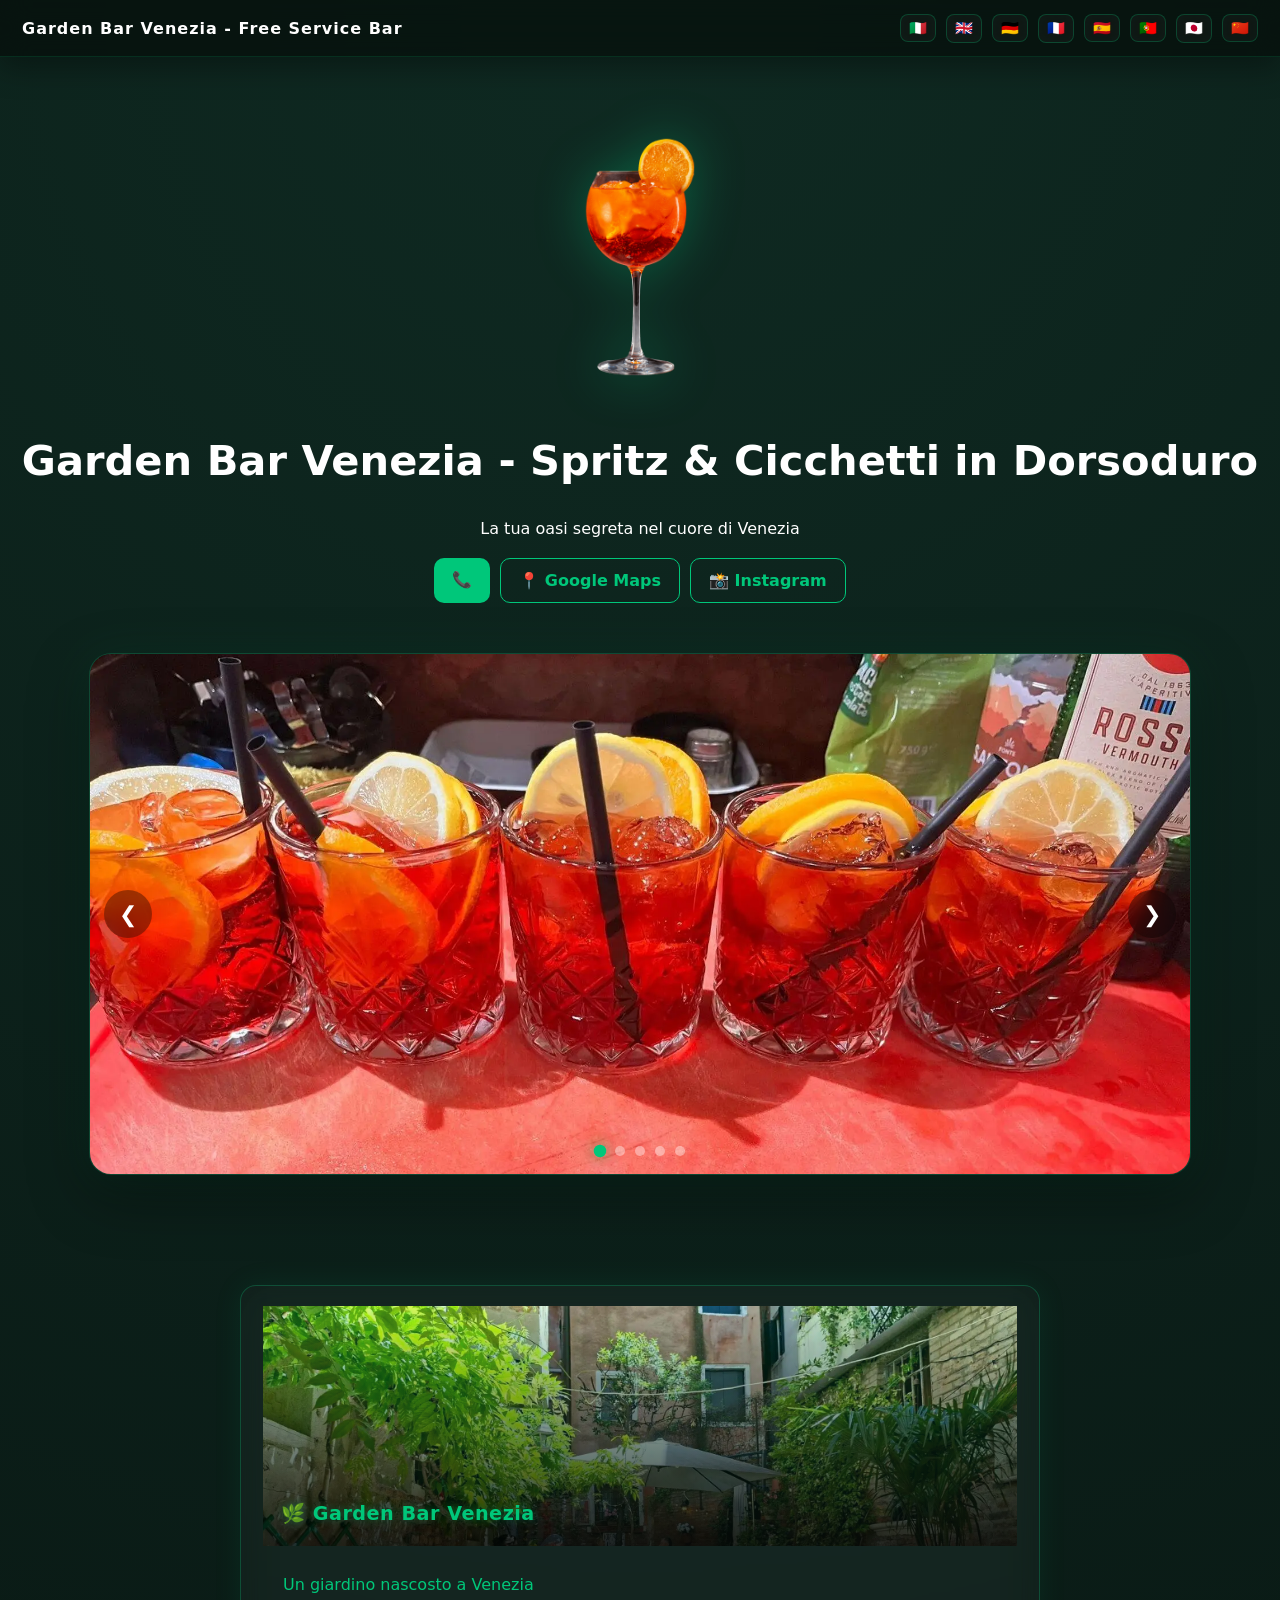
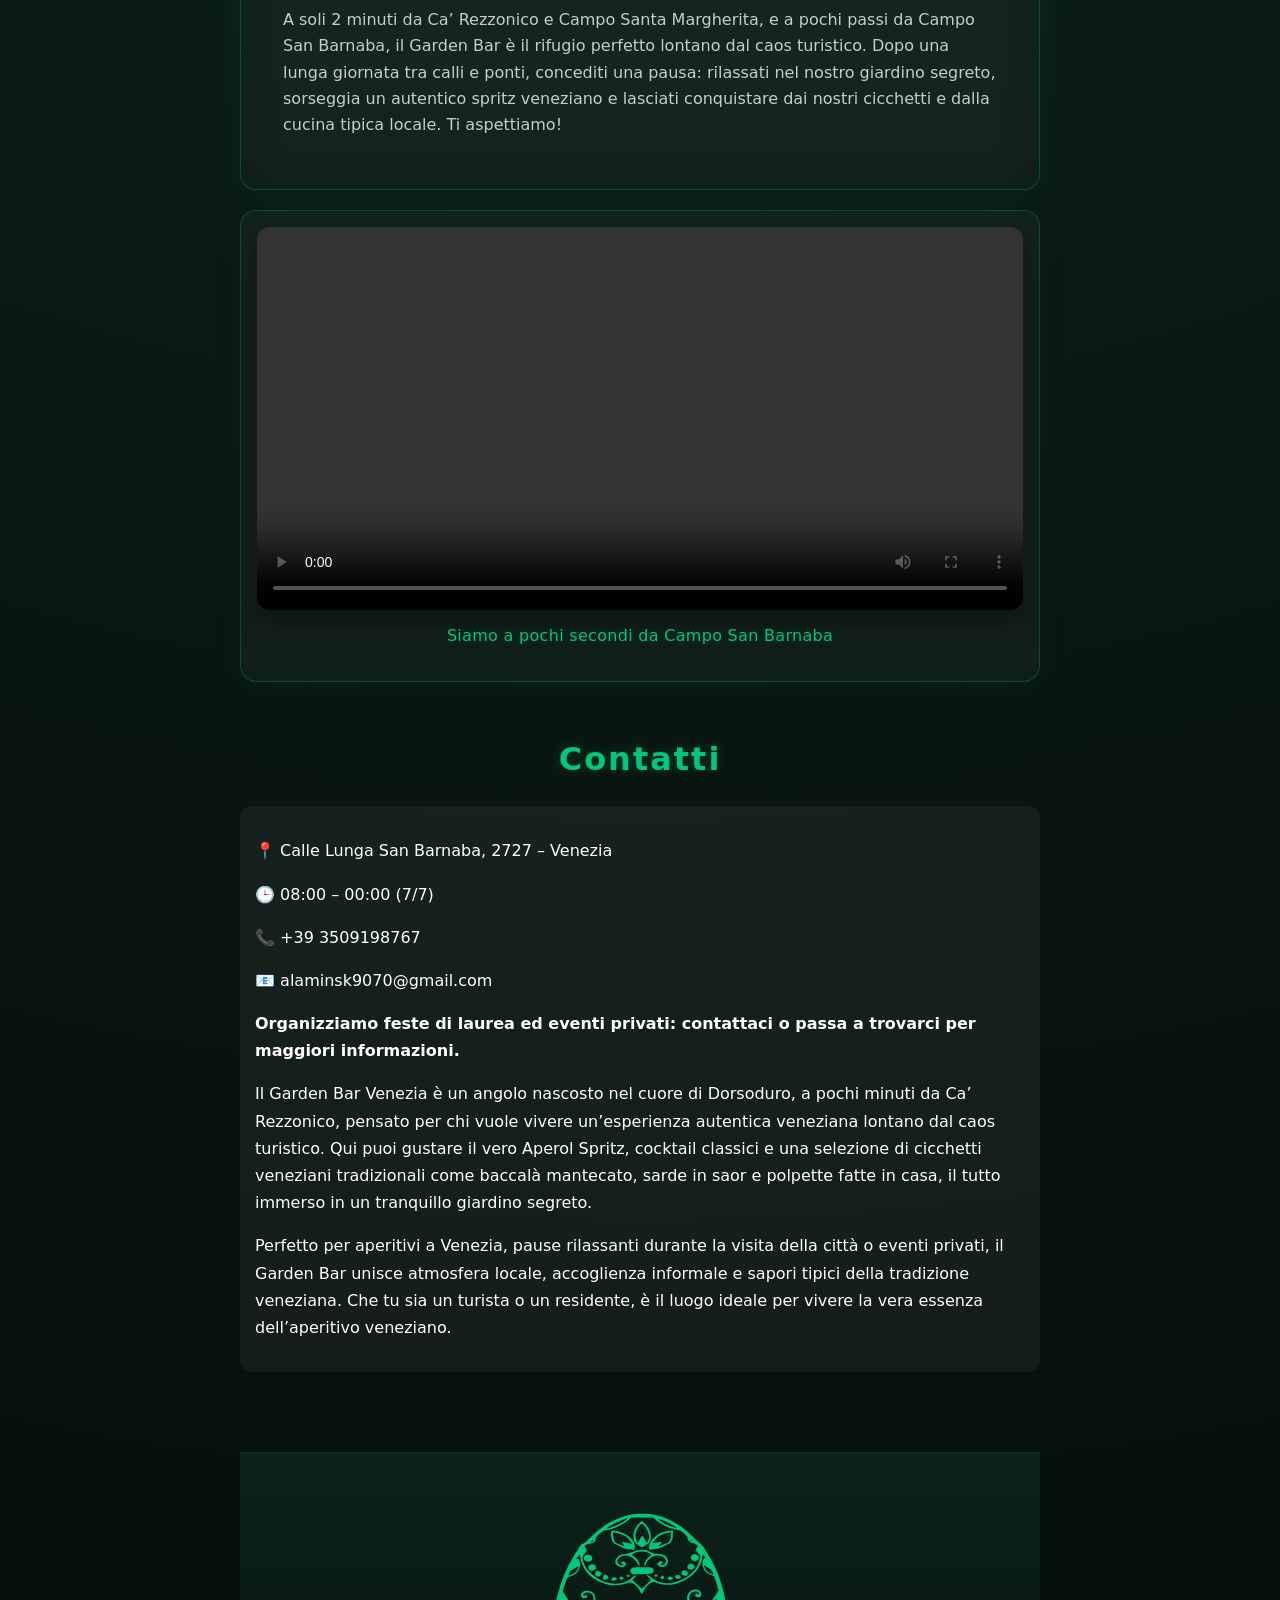
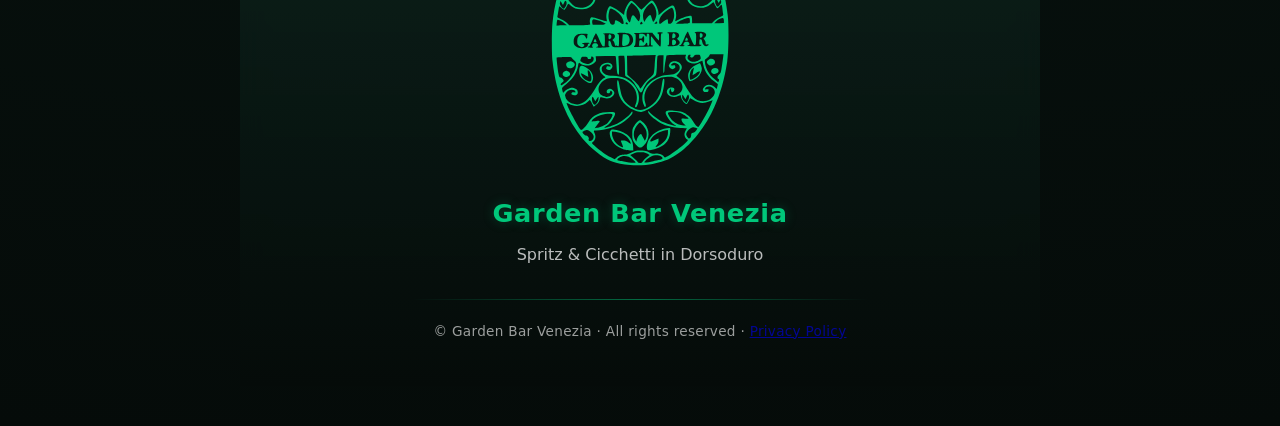
<file: index.html>
<!DOCTYPE html>
<html lang="it">
<head>
<meta charset="UTF-8" />
<meta name="viewport" content="width=device-width, initial-scale=1" />

<title>Garden Bar Venezia | Oasi segreta vicino Ca’ Rezzonico</title>

<meta name="description" content="Garden Bar Venezia: giardino segreto a 2 minuti da Ca’ Rezzonico e Campo Santa Margherita. Spritz veneziano, cicchetti e relax lontano dal caos turistico." />

<!-- CANONICAL -->
<link rel="canonical" href="https://gardenbarvenezia.pages.dev/" />

<!-- STYLES -->
<link rel="stylesheet" href="styles.css" />

<link rel="preload" as="image" href="garden-bar-venezia.png">

<link rel="icon" type="image/png" href="/favicon-96x96.png" sizes="96x96" />
<link rel="icon" type="image/svg+xml" href="/favicon.svg" />
<link rel="shortcut icon" href="/favicon.ico" />
<link rel="apple-touch-icon" sizes="180x180" href="/apple-touch-icon.png" />

<!-- OPEN GRAPH -->
<meta property="og:type" content="website" />
<meta property="og:site_name" content="Garden Bar Venezia" />
<meta property="og:title" content="Garden Bar Venezia | Spritz & Cicchetti in a Relaxing Secret Garden" />
<meta property="og:description" content="Oasi segreta a Venezia vicino Ca’ Rezzonico. Spritz, cicchetti e relax nel cuore autentico della città." />
<meta property="og:url" content="https://gardenbarvenezia.pages.dev/" />
<meta property="og:image" content="https://gardenbarvenezia.pages.dev/open-garden.jpg" />
<meta property="og:image:alt" content="Garden Bar Venezia giardino segreto" />

<!-- TWITTER CARD -->
<meta name="twitter:card" content="summary_large_image" />
<meta name="twitter:title" content="Garden Bar Venezia | Spritz & Giardino segreto" />
<meta name="twitter:description" content="Oasi segreta a Venezia vicino Ca’ Rezzonico. Spritz e cicchetti in giardino." />
<meta name="twitter:image" content="https://gardenbarvenezia.pages.dev/open-garden.jpg" />

<!-- SEO STRUTTURATO -->
<script type="application/ld+json">
{
  "@context": "https://schema.org",
  "@type": ["Restaurant", "Bar"],
  "name": "Garden Bar Venezia",
  "image": "https://gardenbarvenezia.pages.dev/garden-bar-venezia.png",
  "url": "https://gardenbarvenezia.pages.dev/",
  "telephone": "+393509198767",
  "email": "alaminsk9070@gmail.com",

  "address": {
    "@type": "PostalAddress",
    "streetAddress": "C. Lunga S. Barnaba, 2727",
    "addressLocality": "Venezia",
    "postalCode": "30123",
    "addressCountry": "IT"
  },

  "geo": {
    "@type": "GeoCoordinates",
    "latitude": 45.434868182354215,
    "longitude": 12.323827602569848
  },

  "priceRange": "€",

  "servesCuisine": [
    "Italian",
    "Venetian",
    "Cicchetti",
    "Cocktails"
  ],

  "openingHoursSpecification": [
    {
      "@type": "OpeningHoursSpecification",
      "dayOfWeek": [
        "Monday","Tuesday","Wednesday","Thursday","Friday","Saturday","Sunday"
      ],
      "opens": "08:00",
      "closes": "00:00"
    }
  ],

  "sameAs": [
    "https://www.instagram.com/gardenbarvenice/"
  ]
}
</script>
<script type="application/ld+json">
{
  "@context": "https://schema.org",
  "@type": "FAQPage",
  "mainEntity": [
    {
      "@type": "Question",
      "name": "A che ora è aperto il Garden Bar Venezia?",
      "acceptedAnswer": {
        "@type": "Answer",
        "text": "Aperto tutti i giorni dalle 08:00 alle 00:00."
      }
    },
    {
      "@type": "Question",
      "name": "Dove si trova il Garden Bar Venezia?",
      "acceptedAnswer": {
        "@type": "Answer",
        "text": "Bar con giardino a Dorsoduro, vicino a Ca’ Rezzonico nel centro storico di Venezia."
      }
    },
    {
      "@type": "Question",
      "name": "Il Garden Bar Venezia è turistico?",
      "acceptedAnswer": {
        "@type": "Answer",
        "text": "È un autentico bar veneziano con giardino segreto, lontano dal caos turistico."
      }
    },
    {
      "@type": "Question",
      "name": "Che spritz servite?",
      "acceptedAnswer": {
        "@type": "Answer",
        "text": "Serviamo il vero Aperol Spritz e le sue varianti più popolari."
      }
    },
    {
      "@type": "Question",
      "name": "Che cicchetti offrite?",
      "acceptedAnswer": {
        "@type": "Answer",
        "text": "Offriamo cicchetti veneziani autentici come baccalà mantecato, sarde in saor e polpette."
      }
    }
  ]
}
</script>
</head>

<body>

<header class="header"> <div class="logo">Garden Bar Venezia - Free Service Bar</div> <div class="lang"> <button onclick="setLang('it')">🇮🇹</button> <button onclick="setLang('en')">🇬🇧</button> <button onclick="setLang('de')">🇩🇪</button> <button onclick="setLang('fr')">🇫🇷</button> <button onclick="setLang('es')">🇪🇸</button> <button onclick="setLang('pt')">🇵🇹</button> <button onclick="setLang('ja')">🇯🇵</button> <button onclick="setLang('zh')">🇨🇳</button> </div> </header>

<section class="hero">
<img src="garden-bar-venezia.png"
     class="hero-img"
     alt="Garden Bar Venezia" />

  <h1>Garden Bar Venezia - Spritz & Cicchetti in Dorsoduro</h1>
  <p data-i18n="subtitle"></p>

  <div class="cta-row">
  <a class="cta" href="tel:+393509198767">📞</a>

  <a class="cta ghost" target="_blank"
     href="https://maps.app.goo.gl/o7RC9PUuXXfcmrhT7">
    📍 Google Maps
  </a>

  <a class="cta ghost" target="_blank"
     href="https://www.instagram.com/gardenbarvenice/">
    📸 Instagram
  </a>
</div>

</section>

<!-- SLIDER -->
<section class="slider-section">

  <div class="slider">

    <div class="slides">

      <div class="slide active">
        <img src="spritz-aperol.webp" loading="lazy" alt="Aperol Spritz">
      </div>

      <div class="slide">
        <img src="cicchetti-veneziani.webp" loading="lazy" alt="Cicchetti veneziani" />
      </div>

      <div class="slide">
        <img src="dolci-tipici-venezia.webp" loading="lazy" alt="Dolci tipici veneziani" />
      </div>

      <div class="slide">
        <img src="cucina-tipica-venezia.webp" loading="lazy" alt="Cucina tipica veneziana" />
      </div>

      <div class="slide">
        <img src="locali-tipici-venezia.webp" loading="lazy" alt="Locali tipici Venezia" />
      </div>

    </div>

    <!-- FRECCE -->
    <button class="slider-btn prev">❮</button>
    <button class="slider-btn next">❯</button>

    <!-- DOTS -->
    <div class="dots">
      <span class="dot active"></span>
      <span class="dot"></span>
      <span class="dot"></span>
      <span class="dot"></span>
      <span class="dot"></span>
    </div>

  </div>

</section>

<section class="content">

<div class="lang-box">

  <div class="garden-media">
    <img src="garden-bar-venezia.webp" loading="lazy" alt="Garden Bar Venezia giardino segreto" />
    <div class="garden-overlay"></div>
    <h3>🌿 Garden Bar Venezia</h3>
  </div>

  <div class="garden-text">
    <p data-i18n="seo_title"></p>
    <p data-i18n="seo_text"></p>
  </div>

</div>

<div class="video-box">

<video class="video-arrival" controls playsinline preload="metadata">
  <source src="garden-bar-venezia.mp4" type="video/mp4" />
  Il tuo browser non supporta il video.
</video>

  <p class="video-text" data-i18n="video_text"></p>

</div>

<h2 class="contact-title" data-i18n="contacts"></h2>

<div class="info">
  <p>📍 Calle Lunga San Barnaba, 2727 – Venezia</p>

  <p>🕒 08:00 – 00:00 (7/7)</p>

  <p>📞 +39 3509198767</p>

  <p>📧 alaminsk9070@gmail.com </p>

  <p><strong>Organizziamo feste di laurea ed eventi privati: contattaci o passa a trovarci per maggiori informazioni.</strong></p>
<p>
Il Garden Bar Venezia è un angolo nascosto nel cuore di Dorsoduro, a pochi minuti da Ca’ Rezzonico, pensato per chi vuole vivere un’esperienza autentica veneziana lontano dal caos turistico. Qui puoi gustare il vero Aperol Spritz, cocktail classici e una selezione di cicchetti veneziani tradizionali come baccalà mantecato, sarde in saor e polpette fatte in casa, il tutto immerso in un tranquillo giardino segreto.
</p>

<p>
Perfetto per aperitivi a Venezia, pause rilassanti durante la visita della città o eventi privati, il Garden Bar unisce atmosfera locale, accoglienza informale e sapori tipici della tradizione veneziana. Che tu sia un turista o un residente, è il luogo ideale per vivere la vera essenza dell’aperitivo veneziano.
</p>
</div>

<footer class="footer">
  <div class="footer-inner">

    <div class="footer-logo">
      <img src="logo-garden-bar-venezia.svg" loading="lazy" alt="Garden Bar Venezia Logo">
    </div>

    <div class="footer-text">
      <h2>Garden Bar Venezia</h2>
      <p>Spritz & Cicchetti in Dorsoduro</p>
    </div>

    <div class="footer-line"></div>

    <div class="footer-bottom">
      <p>
        © Garden Bar Venezia · All rights reserved ·
        <a href="https://gardenbarvenezia.pages.dev/privacy.html">
          Privacy Policy
        </a>
      </p>
    </div>

  </div>
</footer>

</section>

<script src="script.js" defer></script>
</body>
</html>
</file>
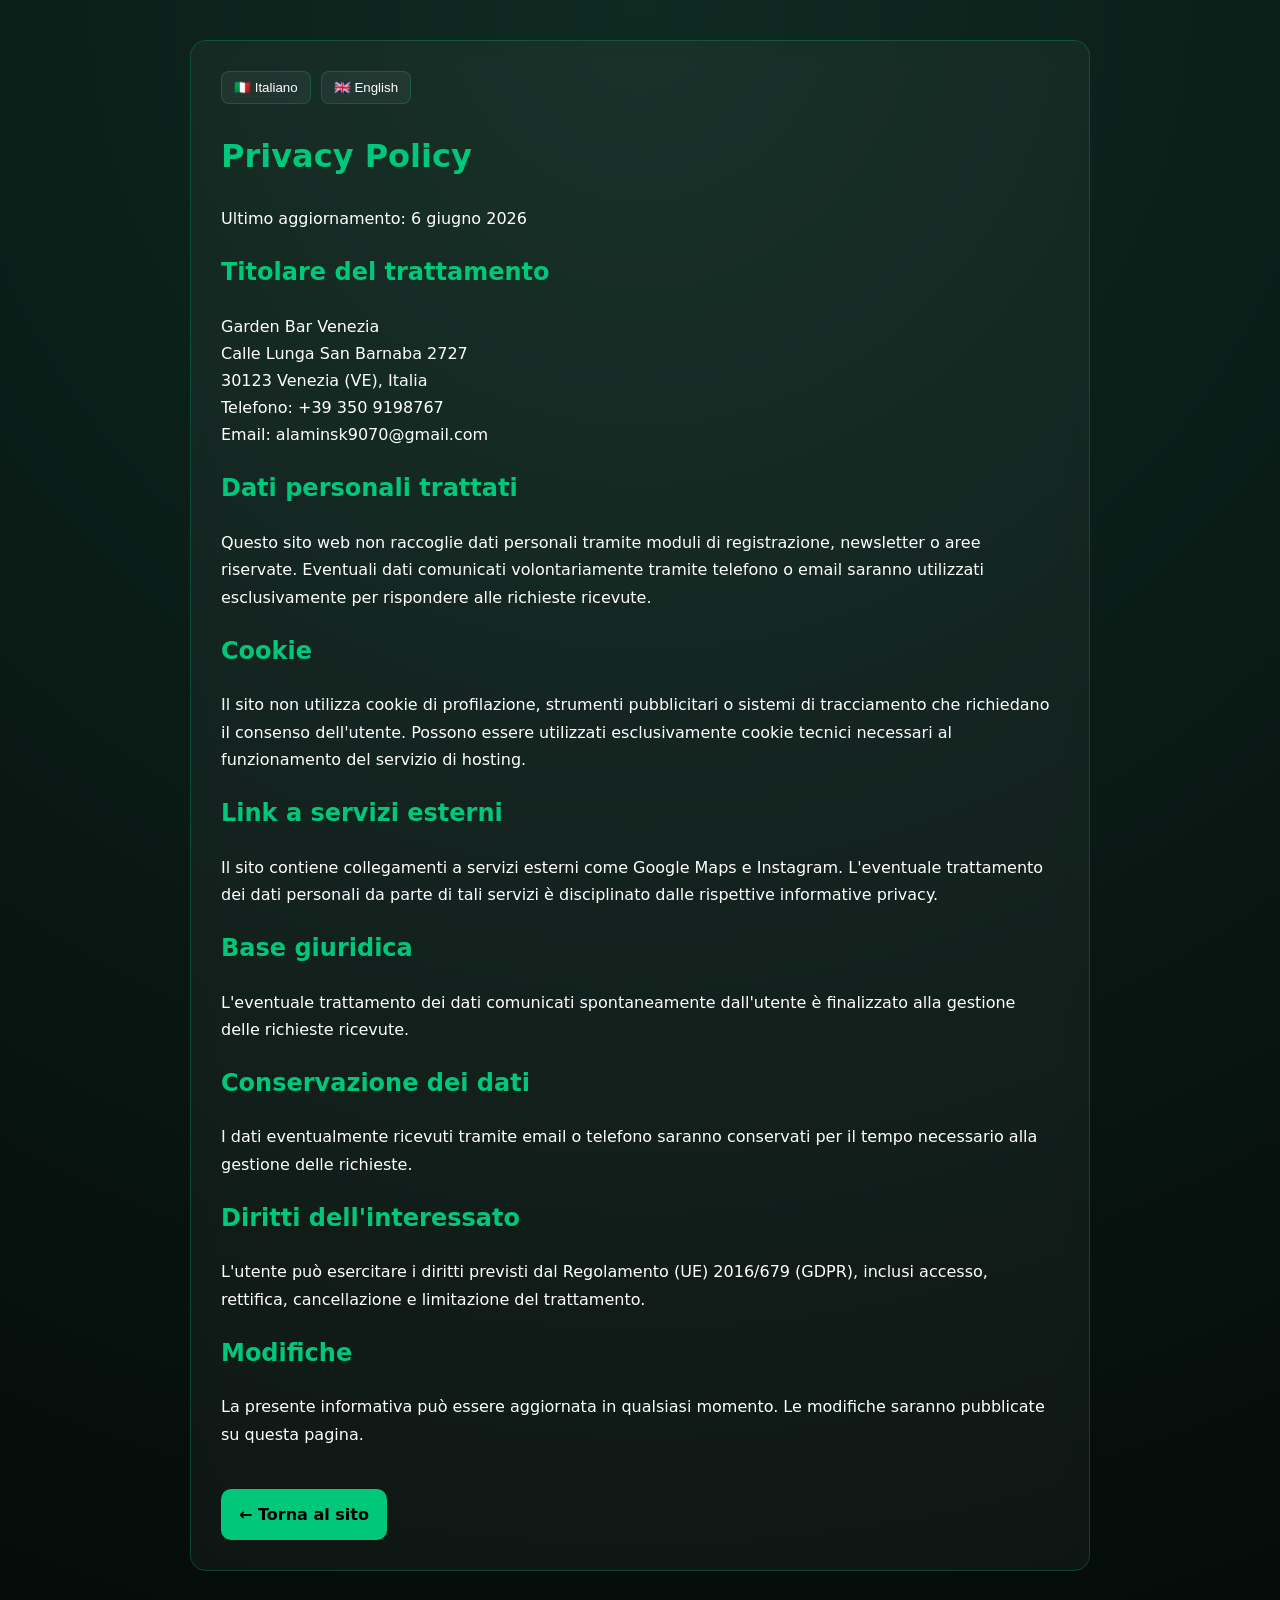
<file: privacy.html>
<!DOCTYPE html>
<html lang="it">
<head>
<meta charset="UTF-8">
<meta name="viewport" content="width=device-width, initial-scale=1">

<title>Privacy Policy | Garden Bar Venezia</title>

<meta name="description" content="Privacy Policy di Garden Bar Venezia">
<link rel="canonical" href="https://gardenbarvenezia.pages.dev/privacy.html">

<style>
body{
  margin:0;
  font-family:system-ui,sans-serif;
  background:radial-gradient(circle at top,#0f2a22,#050b09);
  color:white;
  line-height:1.7;
}

.container{
  max-width:900px;
  margin:auto;
  padding:40px 20px;
}

.card{
  background:rgba(255,255,255,.04);
  border:1px solid rgba(0,199,122,.25);
  border-radius:16px;
  padding:30px;
  backdrop-filter:blur(10px);
}

h1,h2{
  color:#00c77a;
}

.lang{
  display:flex;
  gap:10px;
  margin-bottom:25px;
}

.lang button{
  background:rgba(255,255,255,.05);
  border:1px solid rgba(0,199,122,.25);
  color:white;
  padding:8px 12px;
  border-radius:8px;
  cursor:pointer;
}

.lang button:hover{
  border-color:#00c77a;
}

a{
  color:#00c77a;
  text-decoration:none;
}

.back{
  display:inline-block;
  margin-top:25px;
  background:#00c77a;
  color:black;
  padding:12px 18px;
  border-radius:10px;
  font-weight:600;
}
</style>
</head>
<body>

<div class="container">

<div class="card">

<div class="lang">
  <button onclick="setLang('it')">🇮🇹 Italiano</button>
  <button onclick="setLang('en')">🇬🇧 English</button>
</div>

<h1 data-i18n="title"></h1>

<p data-i18n="updated"></p>

<h2 data-i18n="owner_title"></h2>
<p data-i18n="owner_text"></p>

<h2 data-i18n="data_title"></h2>
<p data-i18n="data_text"></p>

<h2 data-i18n="cookie_title"></h2>
<p data-i18n="cookie_text"></p>

<h2 data-i18n="external_title"></h2>
<p data-i18n="external_text"></p>

<h2 data-i18n="legal_title"></h2>
<p data-i18n="legal_text"></p>

<h2 data-i18n="storage_title"></h2>
<p data-i18n="storage_text"></p>

<h2 data-i18n="rights_title"></h2>
<p data-i18n="rights_text"></p>

<h2 data-i18n="changes_title"></h2>
<p data-i18n="changes_text"></p>

<a class="back" href="/" data-i18n="back"></a>

</div>
</div>

<script>
const translations = {

it: {

title: "Privacy Policy",

updated: "Ultimo aggiornamento: 6 giugno 2026",

owner_title: "Titolare del trattamento",

owner_text:
`Garden Bar Venezia
Calle Lunga San Barnaba 2727
30123 Venezia (VE), Italia
Telefono: +39 350 9198767
Email: alaminsk9070@gmail.com`,

data_title: "Dati personali trattati",

data_text:
`Questo sito web non raccoglie dati personali tramite moduli di registrazione, newsletter o aree riservate. Eventuali dati comunicati volontariamente tramite telefono o email saranno utilizzati esclusivamente per rispondere alle richieste ricevute.`,

cookie_title: "Cookie",

cookie_text:
`Il sito non utilizza cookie di profilazione, strumenti pubblicitari o sistemi di tracciamento che richiedano il consenso dell'utente. Possono essere utilizzati esclusivamente cookie tecnici necessari al funzionamento del servizio di hosting.`,

external_title: "Link a servizi esterni",

external_text:
`Il sito contiene collegamenti a servizi esterni come Google Maps e Instagram. L'eventuale trattamento dei dati personali da parte di tali servizi è disciplinato dalle rispettive informative privacy.`,

legal_title: "Base giuridica",

legal_text:
`L'eventuale trattamento dei dati comunicati spontaneamente dall'utente è finalizzato alla gestione delle richieste ricevute.`,

storage_title: "Conservazione dei dati",

storage_text:
`I dati eventualmente ricevuti tramite email o telefono saranno conservati per il tempo necessario alla gestione delle richieste.`,

rights_title: "Diritti dell'interessato",

rights_text:
`L'utente può esercitare i diritti previsti dal Regolamento (UE) 2016/679 (GDPR), inclusi accesso, rettifica, cancellazione e limitazione del trattamento.`,

changes_title: "Modifiche",

changes_text:
`La presente informativa può essere aggiornata in qualsiasi momento. Le modifiche saranno pubblicate su questa pagina.`,

back: "← Torna al sito"

},

en: {

title: "Privacy Policy",

updated: "Last updated: June 6, 2026",

owner_title: "Data Controller",

owner_text:
`Garden Bar Venezia
Calle Lunga San Barnaba 2727
30123 Venice (VE), Italy
Phone: +39 350 9198767
Email: alaminsk9070@gmail.com`,

data_title: "Personal Data Processed",

data_text:
`This website does not collect personal data through registration forms, newsletters, or restricted areas. Any data voluntarily provided by phone or email will be used solely to respond to user inquiries.`,

cookie_title: "Cookies",

cookie_text:
`This website does not use profiling cookies, advertising tools, or tracking systems that require user consent. Only technical cookies strictly necessary for hosting and website operation may be used.`,

external_title: "External Services",

external_text:
`This website contains links to external services such as Google Maps and Instagram. Any personal data processing carried out by those services is governed by their respective privacy policies.`,

legal_title: "Legal Basis",

legal_text:
`Any processing of data voluntarily provided by users is carried out solely for handling and responding to requests.`,

storage_title: "Data Retention",

storage_text:
`Any data received by email or phone will be retained only for the time necessary to manage the request.`,

rights_title: "User Rights",

rights_text:
`Users may exercise their rights under Regulation (EU) 2016/679 (GDPR), including access, rectification, deletion, and restriction of processing.`,

changes_title: "Changes",

changes_text:
`This Privacy Policy may be updated at any time. Any changes will be published on this page.`,

back: "← Back to website"

}

};

function setLang(lang){
  document.querySelectorAll("[data-i18n]").forEach(el=>{
    const key = el.dataset.i18n;
    el.innerText = translations[lang][key];
  });
}

setLang("it");
</script>

</body>
</html>
</file>
<file: styles.css>
body {
  margin: 0;
  font-family: system-ui, sans-serif;
  background: radial-gradient(circle at top, #0f2a22, #050b09);
  color: white;
}

.header {
  display: flex;
  justify-content: space-between;
  padding: 18px 24px;
  background: rgba(0,0,0,0.4);
  backdrop-filter: blur(10px);
}

.logo {
  font-weight: 700;
  letter-spacing: 1px;
}

.lang button {
  background: none;
  border: 1px solid rgba(255,255,255,0.4);
  color: white;
  padding: 5px 7px;
  margin-left: 4px;
  cursor: pointer;
  border-radius: 6px;
}

.hero {
  text-align: center;
  padding: 80px 20px 40px;
}

.hero-img {
  width: 240px;
  filter: drop-shadow(0 0 25px rgba(0,255,160,0.25));
  margin-bottom: 20px;
}

h1 {
  font-size: 2.6rem;
}

.cta-row {
  margin-top: 20px;
  display: flex;
  justify-content: center;
  gap: 10px;
  flex-wrap: wrap;
}

.cta {
  padding: 12px 18px;
  background: #00c77a;
  color: black;
  font-weight: 600;
  border-radius: 10px;
  text-decoration: none;
}

.cta.ghost {
  background: transparent;
  border: 1px solid #00c77a;
  color: #00c77a;
}

.content {
  max-width: 800px;
  margin: auto;
  padding: 40px 20px;
  line-height: 1.7;
}

.info {
  margin-top: 20px;
  padding: 15px;
  background: rgba(255,255,255,0.05);
  border-radius: 12px;
}

/* LINGUE */
.lang-box {
  max-width: 800px;
  margin: 30px auto 10px;
  padding: 20px 22px;

  background: linear-gradient(
    135deg,
    rgba(0, 199, 122, 0.15),
    rgba(255, 255, 255, 0.05)
  );

  border: 1px solid rgba(0, 199, 122, 0.35);
  border-radius: 14px;

  box-shadow: 0 0 25px rgba(0, 199, 122, 0.08);

  backdrop-filter: blur(8px);
}

.lang-box h3 {
  margin: 0 0 10px;
  font-size: 1.1rem;
  color: #00c77a;
  letter-spacing: 0.5px;
}

.lang-box p {
  margin: 6px 0;
  opacity: 0.9;
  line-height: 1.6;
}

/* 🌿 LANG BOX - VERSIONE PREMIUM COERENTE CON IL SITO */
.lang-box {
  max-width: 800px;
  margin: 30px auto 10px;
  border-radius: 16px;
  overflow: hidden;

  background: rgba(255, 255, 255, 0.04);
  border: 1px solid rgba(0, 199, 122, 0.25);

  box-shadow:
    0 0 30px rgba(0, 199, 122, 0.08),
    inset 0 0 40px rgba(0, 0, 0, 0.2);

  backdrop-filter: blur(10px);
}

/* 🌿 IMMAGINE HEADER BOX */
.garden-media {
  position: relative;
  height: 240px;
  overflow: hidden;
}

.garden-media img {
  width: 100%;
  height: 100%;
  object-fit: cover;
  transform: scale(1.05);
  filter: saturate(1.1) contrast(1.05);
}

/* overlay coerente col tuo verde */
.garden-overlay {
  position: absolute;
  inset: 0;
  background: linear-gradient(
    to top,
    rgba(5, 11, 9, 0.85),
    rgba(0, 199, 122, 0.15)
  );
}

/* titolo sopra immagine */
.garden-media h3 {
  position: absolute;
  bottom: 16px;
  left: 18px;
  margin: 0;

  font-size: 1.2rem;
  font-weight: 700;
  letter-spacing: 0.5px;

  color: #00c77a;

  text-shadow:
    0 0 10px rgba(0, 199, 122, 0.4),
    0 6px 20px rgba(0, 0, 0, 0.6);
}

/* testo sotto */
.garden-text {
  padding: 18px 20px 22px;
}

.garden-text p {
  margin: 8px 0;
  line-height: 1.65;
  opacity: 0.9;
  color: rgba(255, 255, 255, 0.85);
}

/* micro highlight per SEO title */
.garden-text p:first-child {
  color: #00c77a;
  font-weight: 500;
  opacity: 1;
}

.video-box {
  max-width: 800px;
  margin: 20px auto 10px;
  padding: 16px;

  background: rgba(255, 255, 255, 0.04);
  border: 1px solid rgba(0, 199, 122, 0.25);
  border-radius: 16px;

  box-shadow: 0 0 30px rgba(0, 199, 122, 0.06);
  backdrop-filter: blur(10px);
}

.video-arrival {
  width: 100%;
  border-radius: 12px;
  display: block;

  box-shadow: 0 10px 30px rgba(0,0,0,0.35);
}

.video-text {
  margin-top: 12px;
  text-align: center;

  color: #00c77a;
  font-weight: 500;
  letter-spacing: 0.3px;

  text-shadow: 0 0 10px rgba(0, 199, 122, 0.2);
}

.header {
  position: sticky;
  top: 0;
  z-index: 1000;

  display: flex;
  justify-content: space-between;
  align-items: center;

  padding: 14px 22px;

  background: rgba(5, 11, 9, 0.65);
  backdrop-filter: blur(14px);

  border-bottom: 1px solid rgba(0, 199, 122, 0.15);

  box-shadow: 0 10px 30px rgba(0,0,0,0.35);
}

/* LOGO */
.logo a {
  display: flex;
  align-items: center;
  text-decoration: none;
}

.logo img {
  height: 34px;
  width: auto;

  filter: brightness(0) invert(1);

  transition: all 0.3s ease;
}

.logo img:hover {
  filter: brightness(0) invert(1)
          drop-shadow(0 0 12px rgba(0, 199, 122, 0.6));
  transform: scale(1.02);
}

/* LANG NAV */
.lang {
  display: flex;
  gap: 6px;
  flex-wrap: wrap;
  justify-content: flex-end;
}

/* BOTTONI LINGUA */
.lang button {
  background: rgba(255, 255, 255, 0.04);

  border: 1px solid rgba(0, 199, 122, 0.25);

  color: white;

  padding: 6px 8px;
  border-radius: 8px;

  cursor: pointer;

  font-size: 0.9rem;
  line-height: 1;

  transition: all 0.25s ease;

  backdrop-filter: blur(8px);
}

/* IMPORTANTISSIMO: reset base */
html, body {
  margin: 0;
  padding: 0;
  width: 100%;
  overflow-x: hidden;
}

/* FOOTER */
.footer {
  margin-top: 80px;
  padding: 60px 20px 30px;

  background: linear-gradient(
    to top,
    rgba(5, 11, 9, 1),
    rgba(15, 42, 34, 0.7)
  );

  border-top: 1px solid rgba(0, 199, 122, 0.2);
  backdrop-filter: blur(12px);
}

.footer-inner {
  max-width: 900px;
  margin: auto;
  text-align: center;
}

/* LOGO GRANDE — ORIGINALE, NON MODIFICATO */
.footer-logo img {
  width: 180px;
  height: auto;

  /* ❌ rimosso filter per non alterare il logo */
  /* filter: brightness(0) invert(1); */

  transition: transform 0.3s ease, filter 0.3s ease;
}

.footer-logo img:hover {
  transform: scale(1.05);

  /* glow leggero SOLO su hover, senza cambiare colori */
  filter: drop-shadow(0 0 18px rgba(0, 199, 122, 0.35));
}

/* TESTI */
.footer-text {
  margin-top: 18px;
}

.footer-text h2 {
  margin: 0;
  font-size: 1.6rem;
  letter-spacing: 0.6px;
  color: #00c77a;

  text-shadow: 0 0 12px rgba(0, 199, 122, 0.25);
}

.footer-text p {
  margin: 6px 0 0;
  font-size: 1rem;
  opacity: 0.85;
  color: rgba(255, 255, 255, 0.85);
}

/* LINEA */
.footer-line {
  margin: 30px auto 20px;
  width: 60%;
  height: 1px;

  background: linear-gradient(
    to right,
    transparent,
    rgba(0, 199, 122, 0.5),
    transparent
  );
}

/* BOTTOM */
.footer-bottom p {
  font-size: 0.85rem;
  opacity: 0.6;
  letter-spacing: 0.3px;
}

/* SLIDER */
/* =========================
   SLIDER PREMIUM
========================= */

.slider-section {
  padding: 10px 20px 40px;
}

.slider {
  position: relative;
  max-width: 1100px;
  margin: auto;

  overflow: hidden;
  border-radius: 22px;

  border: 1px solid rgba(0, 199, 122, 0.2);

  background: rgba(255,255,255,0.03);

  box-shadow:
    0 0 40px rgba(0, 199, 122, 0.08),
    0 20px 60px rgba(0,0,0,0.4);

  backdrop-filter: blur(10px);
}

.slides {
  display: flex;
  transition: transform 0.45s ease;
  touch-action: pan-y;
}

.slide {
  min-width: 100%;
  user-select: none;
}

.slide img {
  width: 100%;
  height: 520px;

  object-fit: cover;
  display: block;

  pointer-events: none;
}

/* BOTTONI */
.slider-btn {
  position: absolute;
  top: 50%;
  transform: translateY(-50%);

  width: 48px;
  height: 48px;

  border: none;
  border-radius: 50%;

  cursor: pointer;

  background: rgba(0,0,0,0.35);
  color: white;

  font-size: 1.4rem;

  backdrop-filter: blur(8px);

  transition: 0.25s ease;

  z-index: 5;
}

.slider-btn:hover {
  background: rgba(0, 199, 122, 0.85);
  color: black;
}

.prev {
  left: 14px;
}

.next {
  right: 14px;
}

/* DOTS */
.dots {
  position: absolute;
  bottom: 18px;
  left: 50%;
  transform: translateX(-50%);

  display: flex;
  gap: 10px;

  z-index: 5;
}

.dot {
  width: 10px;
  height: 10px;

  border-radius: 50%;

  background: rgba(255,255,255,0.4);

  transition: all 0.3s ease;

  cursor: pointer;
}

.dot.active {
  background: #00c77a;

  transform: scale(1.25);

  box-shadow: 0 0 12px rgba(0,199,122,0.7);
}

/* MOBILE */
@media (max-width: 768px) {

  .slide img {
    height: 280px;
  }

  .slider-btn {
    width: 40px;
    height: 40px;
    font-size: 1rem;
  }

}

/* contatti */
.contact-title {
  text-align: center;
  margin-top: 50px;
  margin-bottom: 18px;

  color: #00c77a;

  letter-spacing: 2px;
  font-size: 2rem;

  text-shadow: 0 0 12px rgba(0, 199, 122, 0.25);
}
</file>
